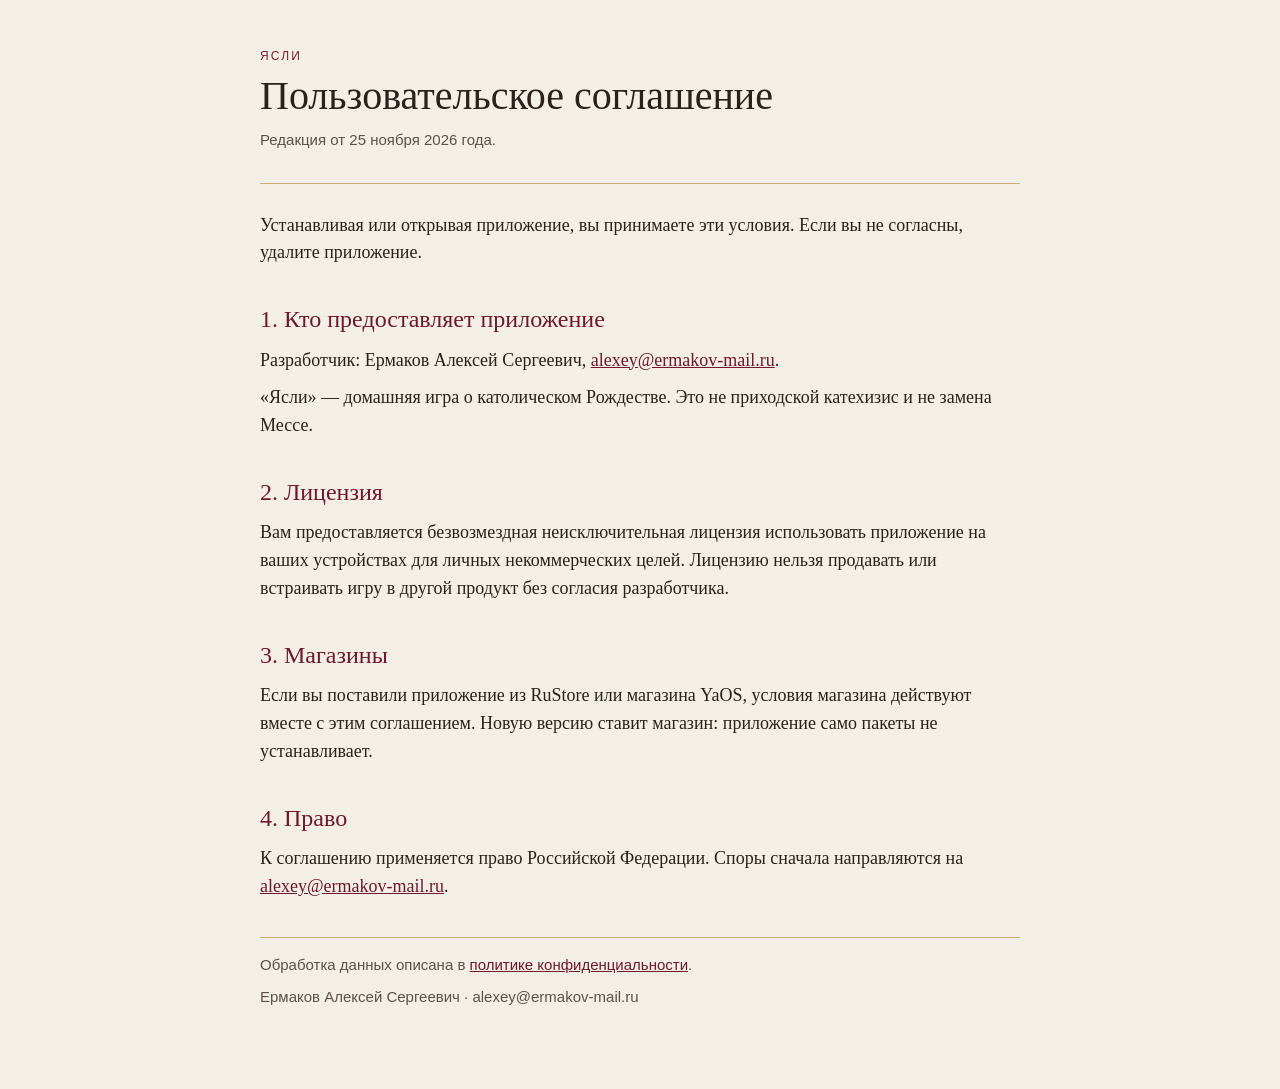
<file: docs/eula.html>
<!DOCTYPE html>
<html lang="ru">
<head>
<meta charset="utf-8">
<meta name="viewport" content="width=device-width, initial-scale=1">
<title>Пользовательское соглашение — Ясли</title>
<style>
  body { margin: 0; background: #f4efe6; color: #2a211c; font: 18px/1.55 "Iowan Old Style", Palatino, "Times New Roman", serif; }
  main { max-width: 760px; margin: 0 auto; padding: 48px 22px 72px; }
  header { border-bottom: 1px solid #c8ad78; padding-bottom: 22px; margin-bottom: 28px; }
  .mark { letter-spacing: .18em; text-transform: uppercase; color: #7a1f33; font: 12px/1.4 "Segoe UI", sans-serif; }
  h1 { font-weight: 500; font-size: 40px; line-height: 1.15; margin: 8px 0 10px; }
  h2 { font-weight: 500; font-size: 24px; margin: 34px 0 8px; color: #6e1830; }
  p, li { margin: 0 0 10px; }
  a { color: #6e1830; }
  .meta { color: #5c5148; font: 15px/1.45 "Segoe UI", sans-serif; }
  footer { margin-top: 36px; padding-top: 16px; border-top: 1px solid #c8ad78; color: #5c5148; font: 15px/1.45 "Segoe UI", sans-serif; }
</style>
</head>
<body>
<main>
<header>
  <div class="mark">Ясли</div>
  <h1>Пользовательское соглашение</h1>
  <p class="meta">Редакция от 25 ноября 2026 года.</p>
</header>
<p>Устанавливая или открывая приложение, вы принимаете эти условия. Если вы не согласны, удалите приложение.</p>
<h2>1. Кто предоставляет приложение</h2>
<p>Разработчик: Ермаков Алексей Сергеевич, <a href="mailto:alexey@ermakov-mail.ru">alexey@ermakov-mail.ru</a>.</p>
<p>«Ясли» — домашняя игра о католическом Рождестве. Это не приходской катехизис и не замена Мессе.</p>
<h2>2. Лицензия</h2>
<p>Вам предоставляется безвозмездная неисключительная лицензия использовать приложение на ваших устройствах для личных некоммерческих целей. Лицензию нельзя продавать или встраивать игру в другой продукт без согласия разработчика.</p>
<h2>3. Магазины</h2>
<p>Если вы поставили приложение из RuStore или магазина YaOS, условия магазина действуют вместе с этим соглашением. Новую версию ставит магазин: приложение само пакеты не устанавливает.</p>
<h2>4. Право</h2>
<p>К соглашению применяется право Российской Федерации. Споры сначала направляются на <a href="mailto:alexey@ermakov-mail.ru">alexey@ermakov-mail.ru</a>.</p>
<footer>
  <p>Обработка данных описана в <a href="privacy.html">политике конфиденциальности</a>.</p>
  <p>Ермаков Алексей Сергеевич · alexey@ermakov-mail.ru</p>
</footer>
</main>
</body>
</html>
</file>
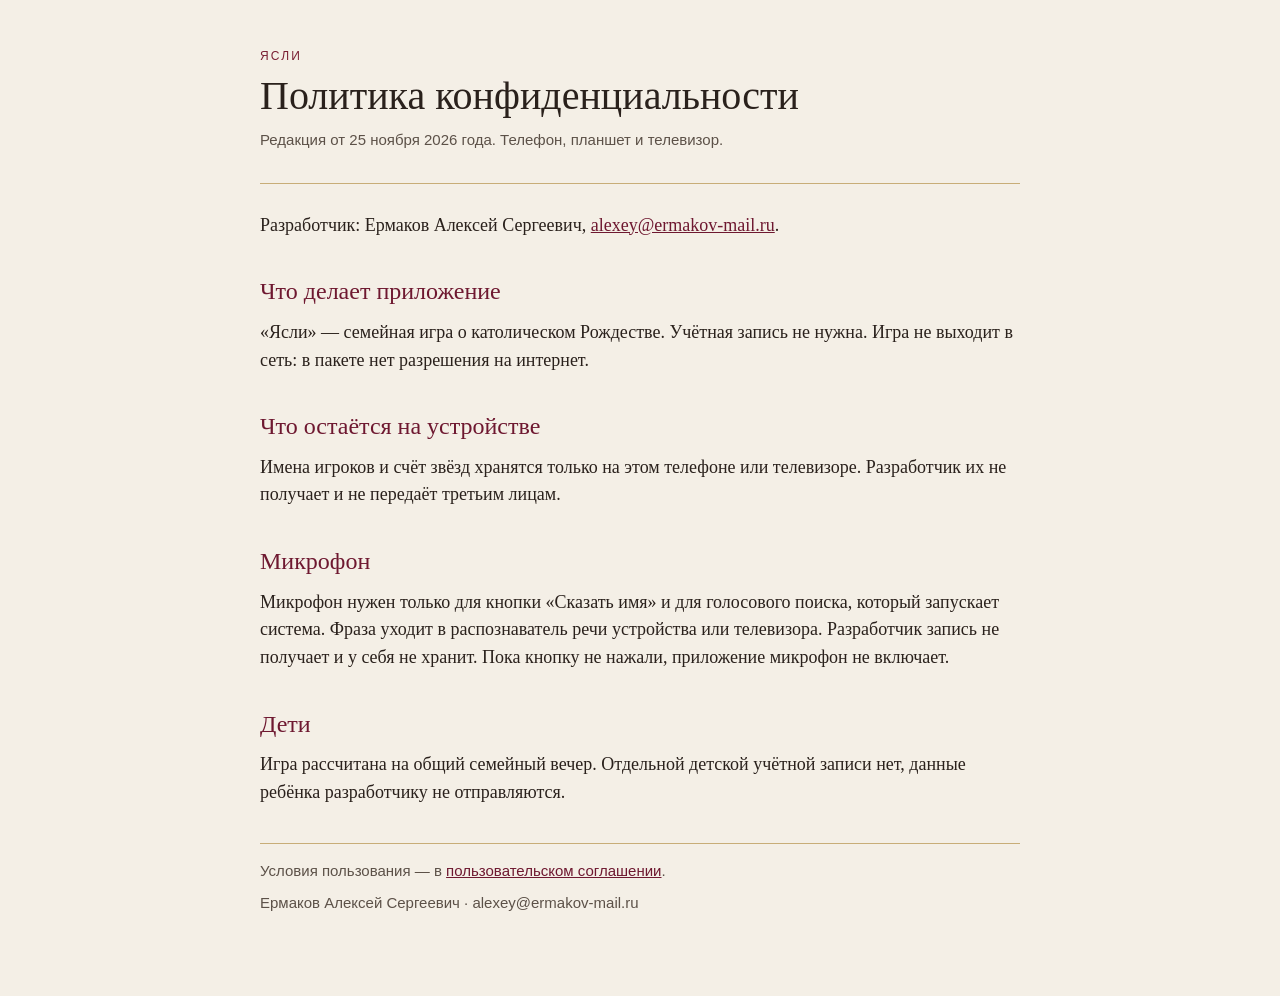
<file: docs/privacy.html>
<!DOCTYPE html>
<html lang="ru">
<head>
<meta charset="utf-8">
<meta name="viewport" content="width=device-width, initial-scale=1">
<title>Политика конфиденциальности — Ясли</title>
<style>
  body { margin: 0; background: #f4efe6; color: #2a211c; font: 18px/1.55 "Iowan Old Style", Palatino, "Times New Roman", serif; }
  main { max-width: 760px; margin: 0 auto; padding: 48px 22px 72px; }
  header { border-bottom: 1px solid #c8ad78; padding-bottom: 22px; margin-bottom: 28px; }
  .mark { letter-spacing: .18em; text-transform: uppercase; color: #7a1f33; font: 12px/1.4 "Segoe UI", sans-serif; }
  h1 { font-weight: 500; font-size: 40px; line-height: 1.15; margin: 8px 0 10px; }
  h2 { font-weight: 500; font-size: 24px; margin: 34px 0 8px; color: #6e1830; }
  p, li { margin: 0 0 10px; }
  a { color: #6e1830; }
  .meta { color: #5c5148; font: 15px/1.45 "Segoe UI", sans-serif; }
  footer { margin-top: 36px; padding-top: 16px; border-top: 1px solid #c8ad78; color: #5c5148; font: 15px/1.45 "Segoe UI", sans-serif; }
</style>
</head>
<body>
<main>
<header>
  <div class="mark">Ясли</div>
  <h1>Политика конфиденциальности</h1>
  <p class="meta">Редакция от 25 ноября 2026 года. Телефон, планшет и телевизор.</p>
</header>
<p>Разработчик: Ермаков Алексей Сергеевич, <a href="mailto:alexey@ermakov-mail.ru">alexey@ermakov-mail.ru</a>.</p>
<h2>Что делает приложение</h2>
<p>«Ясли» — семейная игра о католическом Рождестве. Учётная запись не нужна. Игра не выходит в сеть: в пакете нет разрешения на интернет.</p>
<h2>Что остаётся на устройстве</h2>
<p>Имена игроков и счёт звёзд хранятся только на этом телефоне или телевизоре. Разработчик их не получает и не передаёт третьим лицам.</p>
<h2>Микрофон</h2>
<p>Микрофон нужен только для кнопки «Сказать имя» и для голосового поиска, который запускает система. Фраза уходит в распознаватель речи устройства или телевизора. Разработчик запись не получает и у себя не хранит. Пока кнопку не нажали, приложение микрофон не включает.</p>
<h2>Дети</h2>
<p>Игра рассчитана на общий семейный вечер. Отдельной детской учётной записи нет, данные ребёнка разработчику не отправляются.</p>
<footer>
  <p>Условия пользования — в <a href="eula.html">пользовательском соглашении</a>.</p>
  <p>Ермаков Алексей Сергеевич · alexey@ermakov-mail.ru</p>
</footer>
</main>
</body>
</html>
</file>
